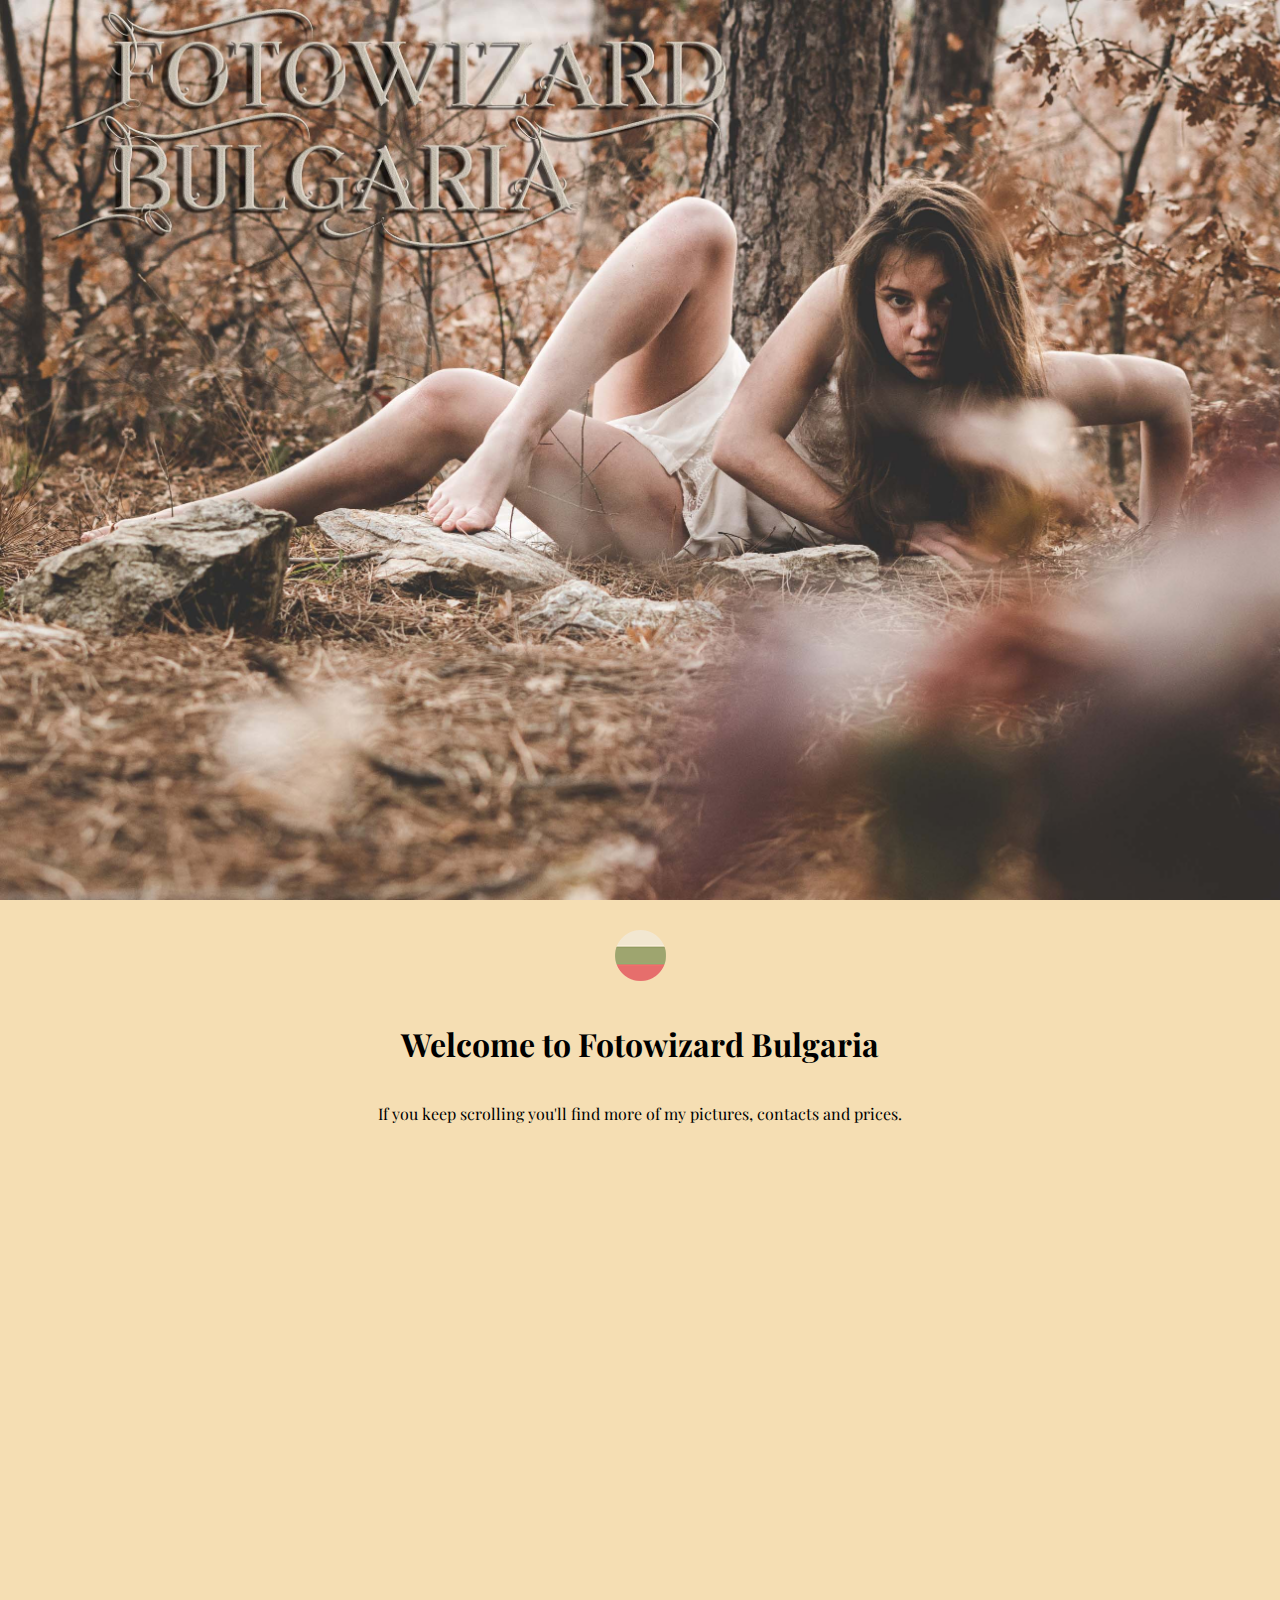
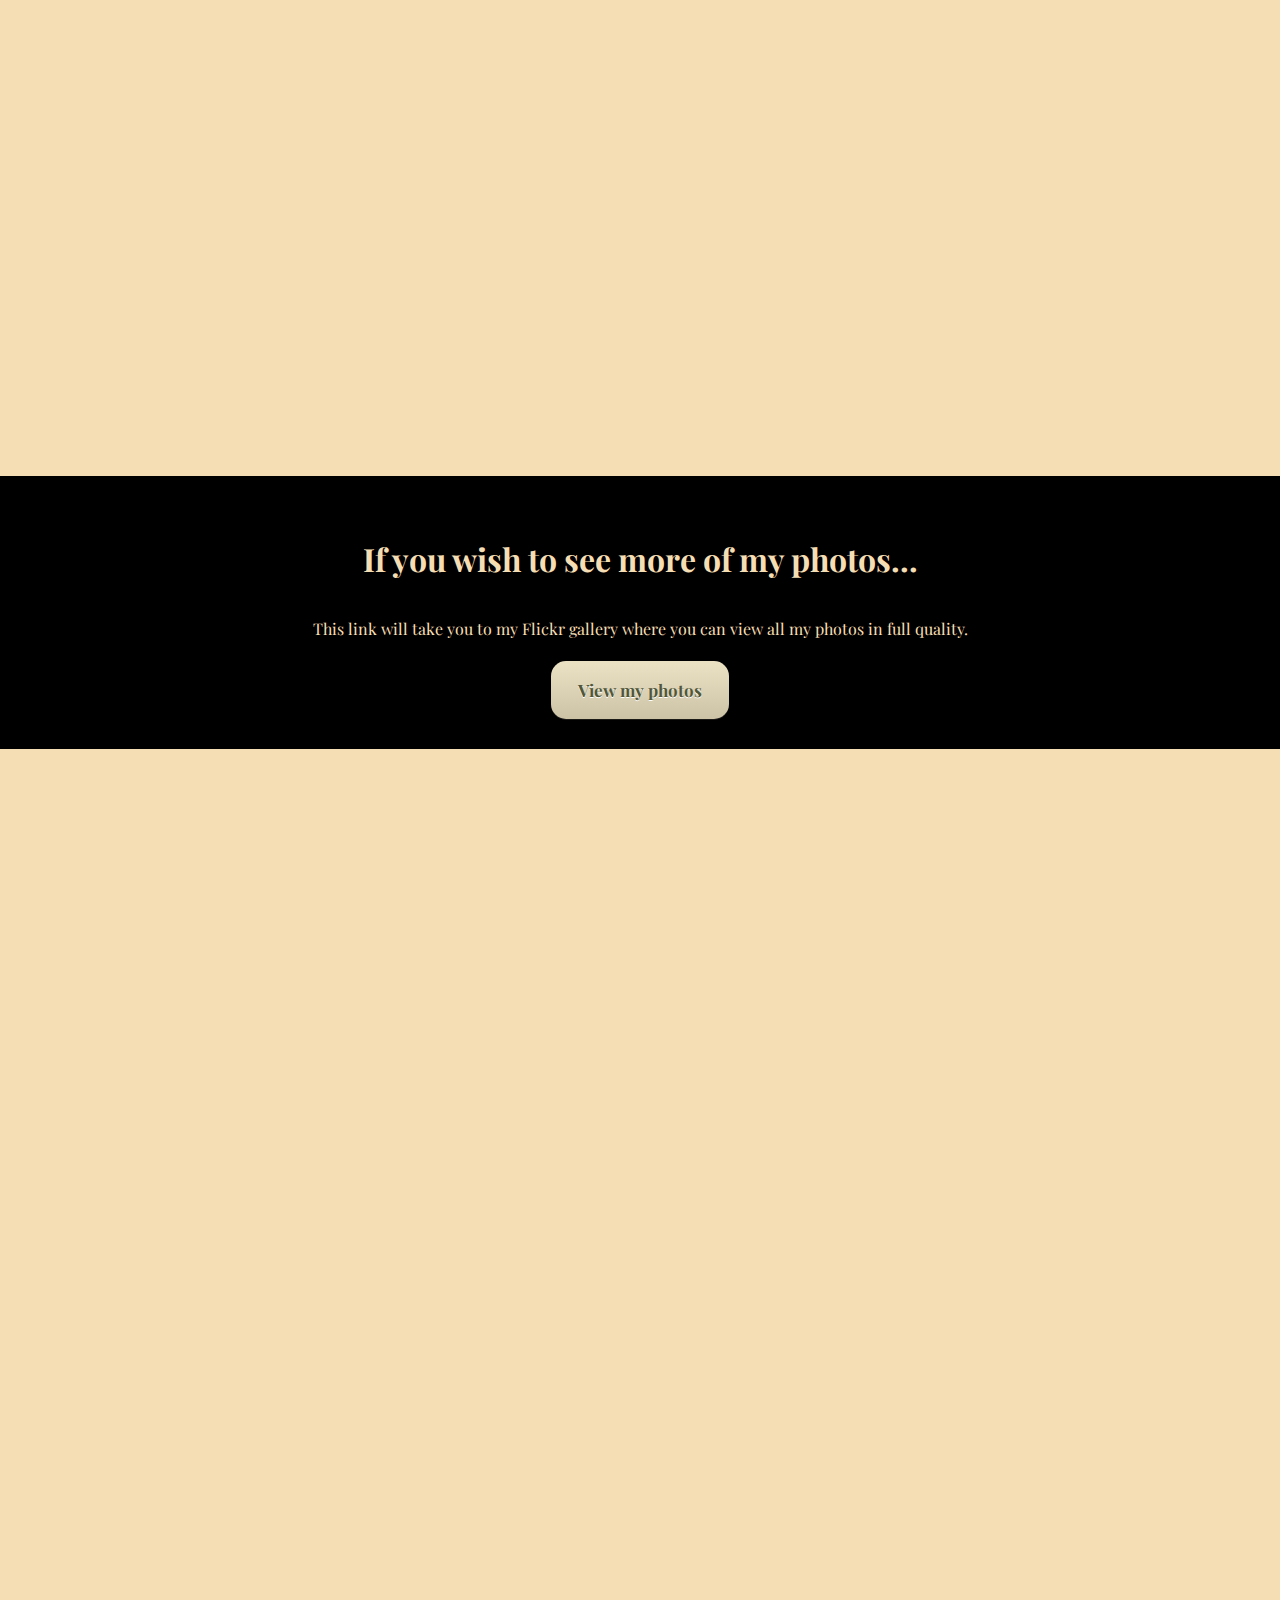
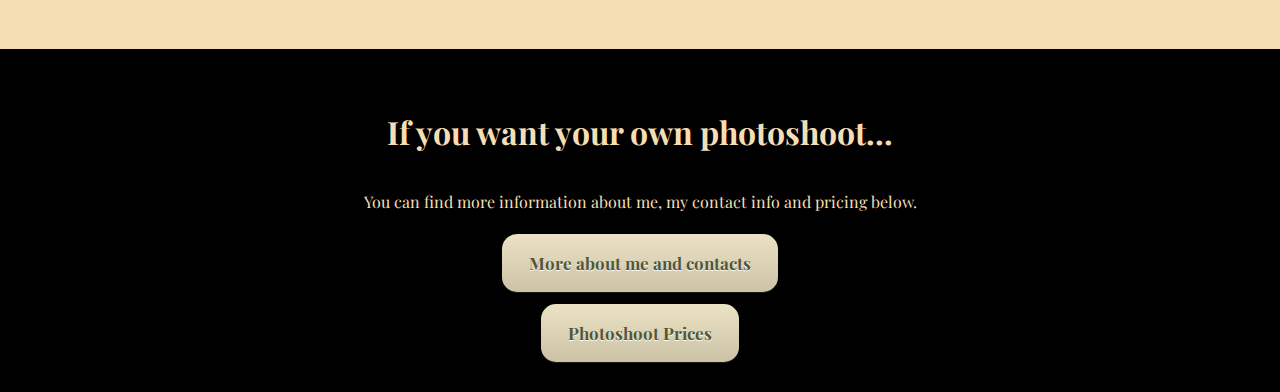
<file: index.html>
<!DOCTYPE html>
<html>
<head>
    <link rel="stylesheet" type="text/css" href="style.css">
    <meta name="viewport" content="width=device-width, initial-scale=1.0">
    <link href="https://fonts.googleapis.com/css?family=Playfair+Display&display=swap" rel="stylesheet">
    <meta property="og:image" content="https://scontent-sof1-1.xx.fbcdn.net/v/t1.0-9/89123393_1556502377848926_4630472604812050432_n.jpg?_nc_cat=104&_nc_sid=110474&_nc_oc=AQmjR6CdgnxZO7HjaiHW9Flas1CRMTM6Ro-Y6i5j_pwfIrQaciMIs0X7lHIIQ8YcbL4&_nc_ht=scontent-sof1-1.xx&oh=3ff3961ca0c0a949a038ba0a77367416&oe=5E928BFF" /> 
<meta name="viewport" content="width=device-width,initial-scale=1" />
<meta name="apple-mobile-web-app-capable" content="yes" />
    <title>Fotowizard Bulgaria</title>
<script language=javascript>
<!--
if ((navigator.userAgent.match(/iPhone/i)) || (navigator.userAgent.match(/iPad/i))) {
   location.replace("ios/index_ios.html");
}
-->
</script>


</head>
<body>
<div class="wrapper">
    <div class="pimg1">
  
</div>


<div class="pimg1-mob">
    <div class="ptext1">
        <span class="border">
          
        </span>
    </div>
</div>


<section class="section-light">
    <a href="indexbg.html"><img src="Images/bulgaria.png" class="icon"></a>
    <h1>Welcome to Fotowizard Bulgaria</h1>
    <p>If you keep scrolling you'll find more of my pictures, contacts and prices.</p>
</section>


<div class="pimg2">
  
</div>


<div class="pimg2-mob">
  
</div>

<section class="section-dark">
    <h1 style="text-align: center;">If you wish to see more of my photos...</h1>
    <p style="text-align: center;">This link will take you to my Flickr gallery where you can view all my photos in full quality.</p>
    <a href="https://www.flickr.com/photos/187323941@N04/albums" class="myButton" target="_blank">View my photos</a>
    

</section>




<div class="pimg3">
 
</div>


<div class="pimg3-mob">
 
</div>


<section class="section-dark">
    <h1>If you want your own photoshoot...</h1>
    <p>You can find more information about me, my contact info and pricing below.
    </br>
    </p>
    <a href="aboutme.html" class="myButton" >More about me and contacts</a>
    </br>
    <a href="prices.html" class="myButton"  style="margin-top:12px;">Photoshoot Prices</a>
</section>

</div>
</body>
</html>
</file>
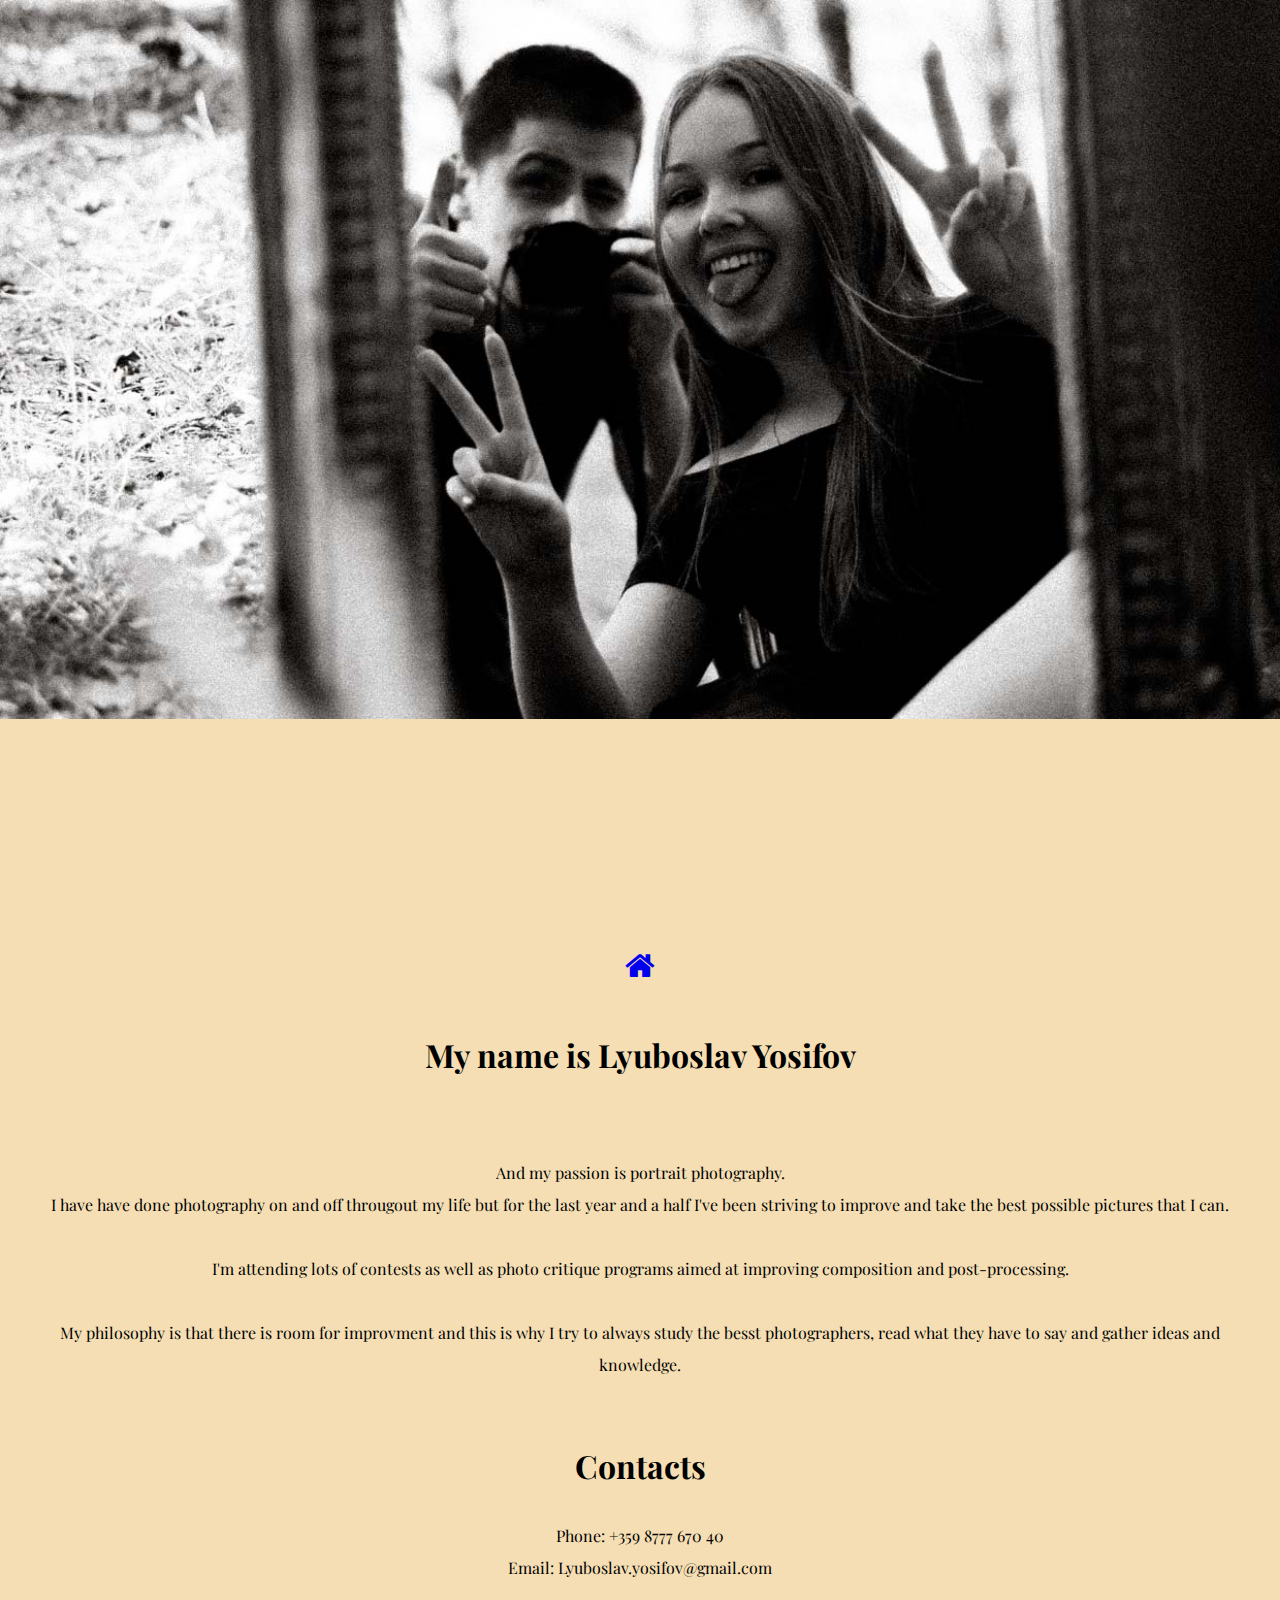
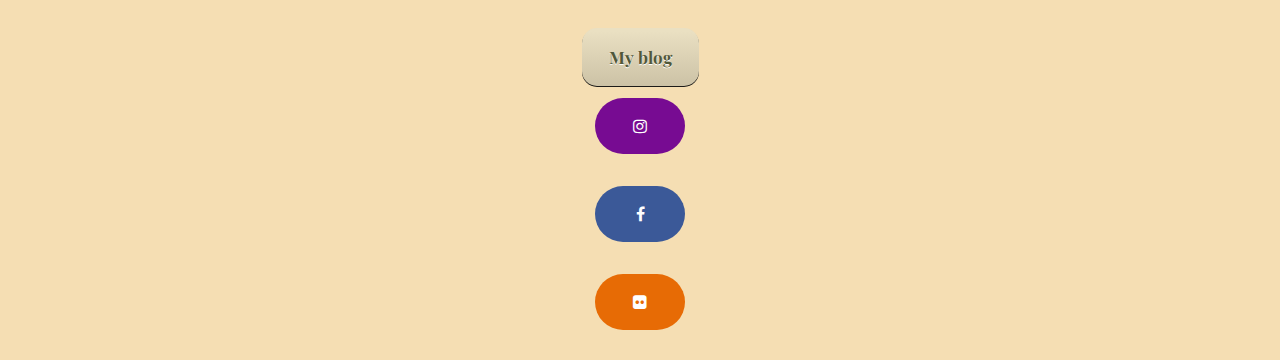
<file: aboutme.html>
<!DOCTYPE html>
<html>
<head>
    <link rel="stylesheet" type="text/css" href="style.css">
    <meta name="viewport" content="width=device-width, initial-scale=1.0">
    <link rel="stylesheet" href="https://cdnjs.cloudflare.com/ajax/libs/font-awesome/4.7.0/css/font-awesome.min.css">
    <link href="https://fonts.googleapis.com/css?family=Playfair+Display&display=swap" rel="stylesheet">
   <meta name="viewport" content="width=device-width; initial-scale=1.0; maximum-scale=1.0; minimum-scale=1.0; user-scalable=0;" />
<meta name="apple-mobile-web-app-capable" content="yes" />
</head>
<body>

    <div class="image1"> 

    </div>

    <div class="image1-mob">
  
  
</div>


<section class="section-light">
    <div class="container">
   <a href="index.html">   <i class="fa fa-home fa-2x" aria-hidden="true"></i></a>  
    </br> 
    <h1>My name is Lyuboslav Yosifov</h1>
    
</br> 
    <p>And my passion is portrait photography.
    </br>
    I have have done photography on and off througout my life but for the last year and a half I've been striving to improve and take the best possible pictures that I can.
</br>
</br>
I'm attending lots of contests as well as photo critique programs aimed at improving composition and post-processing.
</br>
</br>
My philosophy is that there is room for improvment and this is why I try to always study the besst photographers, read what they have to say and gather ideas and knowledge.
</br>
</br>
<h1>Contacts</h1>


Phone: +359 8777 670 40
</br>
Email: Lyuboslav.yosifov@gmail.com
</br>
</br>
<a href="blogpage.html" class="myButton"  style="margin-top:12px; margin-bottom: 12px;">My blog</a> </br>

<a href="https://www.instagram.com/fotowizardbulgaria/" class="fa fa-instagram" target="_blank"></a>
</br>
</br>
<a href="https://www.facebook.com/fotowizardbulgaria/?ref=bookmarks" class="fa fa-facebook" target="_blank"></a>
</br>
</br>
<a href="https://www.flickr.com/photos/187323941@N04/" class="fa fa-flickr" target="_blank"></a>

</div>
</section>



</body>
</html>
</file>
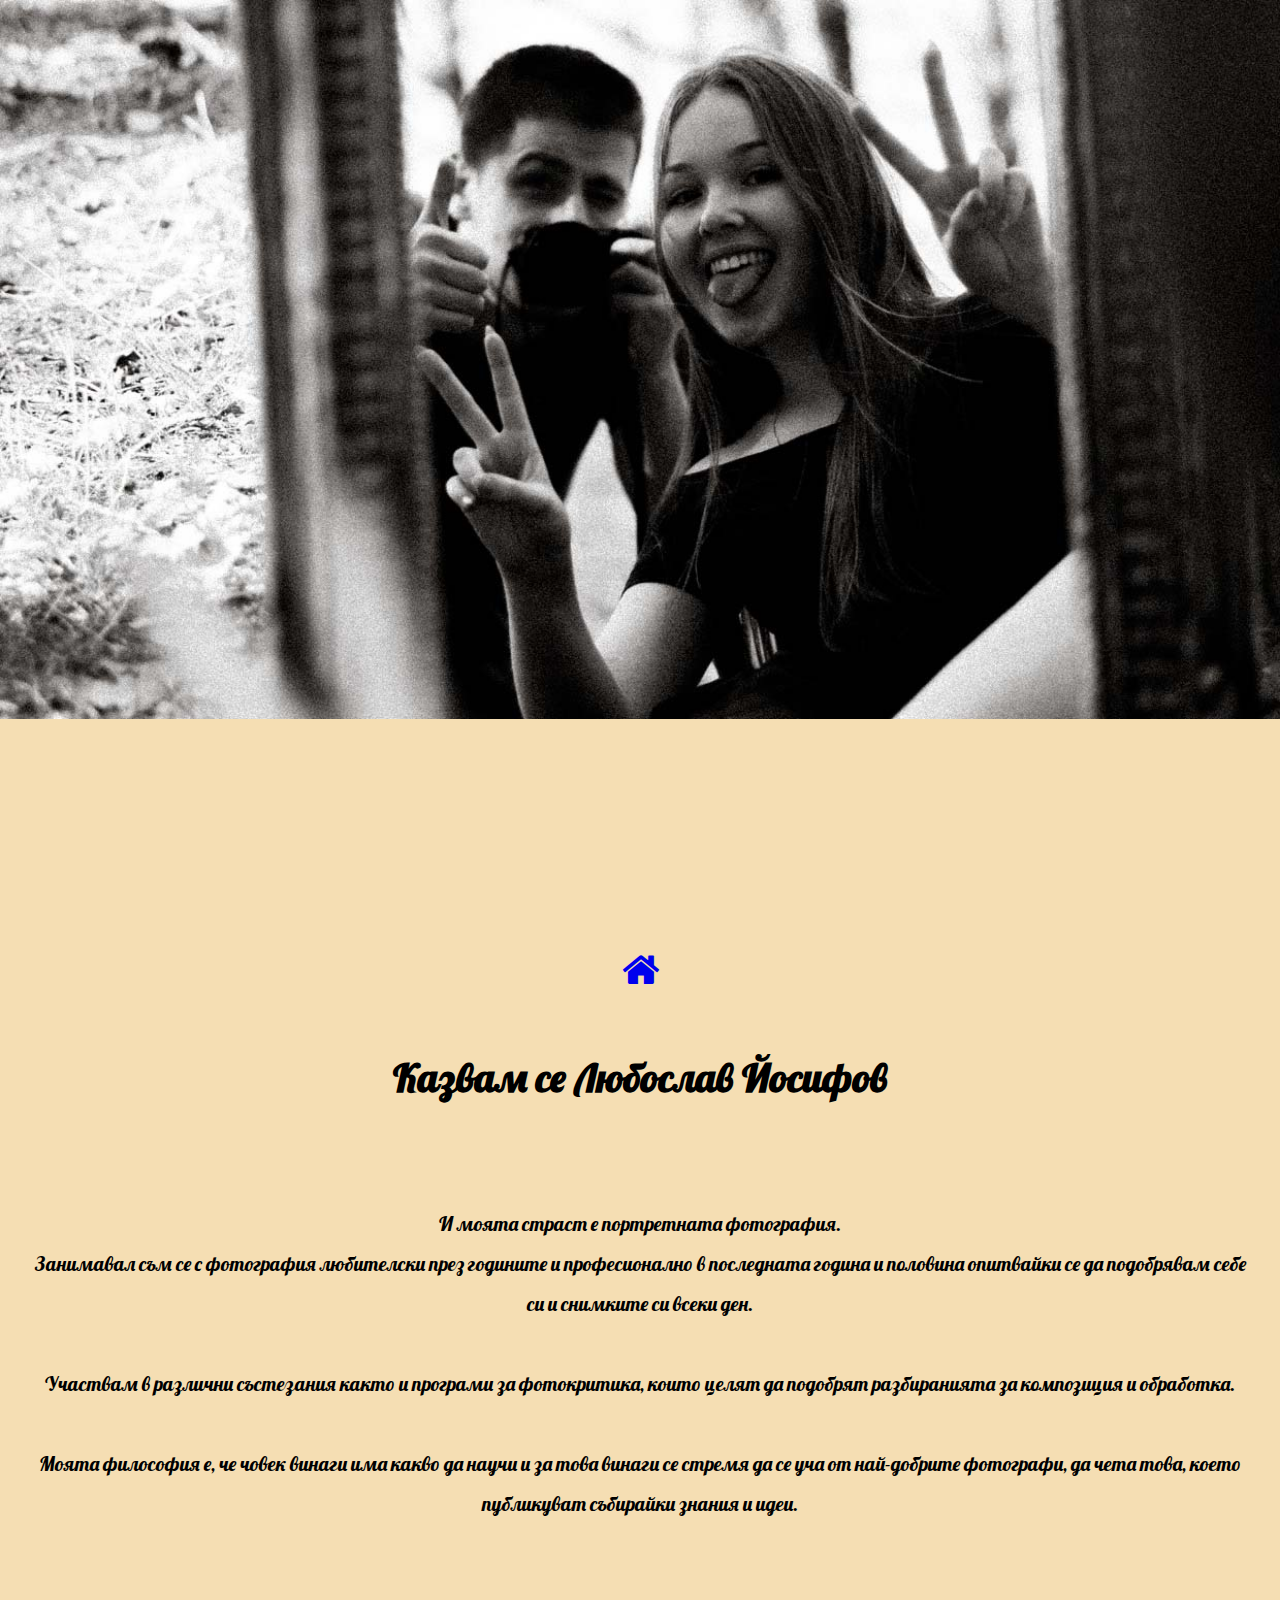
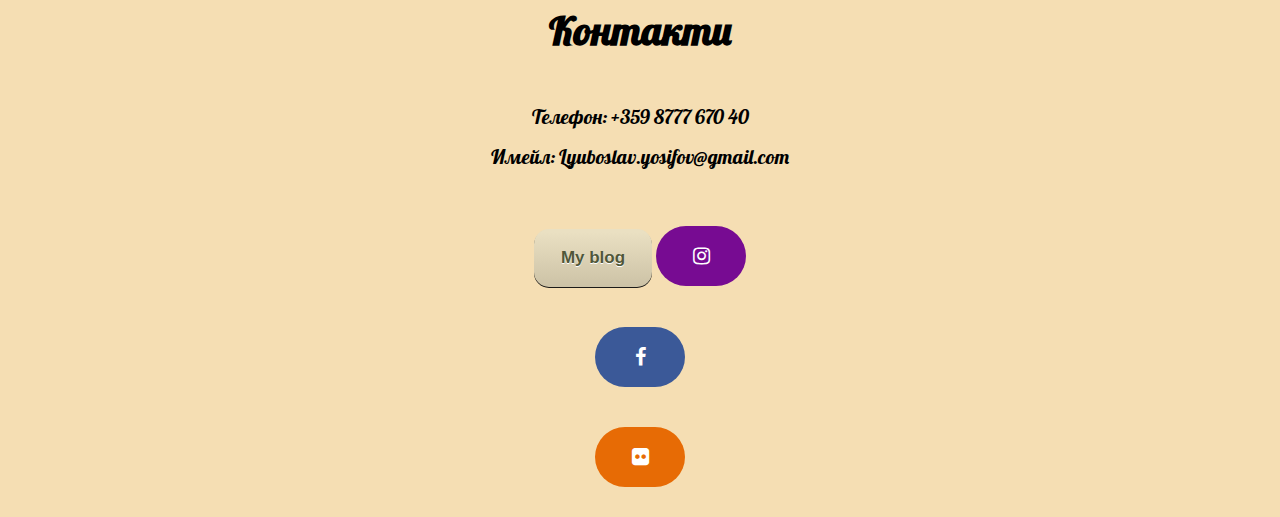
<file: aboutmebg.html>
<!DOCTYPE html>
<html>
<head>
    <link rel="stylesheet" type="text/css" href="style2.css">
    <meta name="viewport" content="width=device-width, initial-scale=1.0">
    <link rel="stylesheet" href="https://cdnjs.cloudflare.com/ajax/libs/font-awesome/4.7.0/css/font-awesome.min.css">
    <link href="https://fonts.googleapis.com/css?family=Lobster&display=swap&subset=cyrillic,cyrillic-ext" rel="stylesheet">
    <meta charset="UTF-8">
    <meta name="viewport" content="width=device-width, initial-scale=1.0, maximum-scale=1.0, minimum-scale=1.0, user-scalable=no, target-densityDpi=device-dpi" />
</head>
<body>

    <div class="image1"> 

    </div>

    <div class="image1-mob">
  
  
</div>


<section class="section-light">
    <div class="container">
   <a href="indexbg.html">   <i class="fa fa-home fa-2x" aria-hidden="true"></i></a>  
    </br> 
    <h1>Казвам се Любослав Йосифов</h1>
    
</br> 
    <p>И моята страст е портретната фотография.
    </br>
    Занимавал съм се с фотография любителски през годините и професионално в последната година и половина опитвайки се да подобрявам себе си и снимките си всеки ден. 
</br>
</br>
Участвам в различни състезания както и програми за фотокритика, които целят да подобрят разбиранията за композиция и обработка.
</br>
</br>
Моята философия е, че човек винаги има какво да научи и за това винаги се стремя да се уча от най-добрите фотографи, да чета това, което публикуват събирайки знания и идеи.
</br>
</br>
<h1>Контакти</h1>


Телефон: +359 8777 670 40
</br>
Имейл: Lyuboslav.yosifov@gmail.com
</br>
</br>
<a href="blogpage.html" class="myButton"  style="margin-top:12px;">My blog</a>

<a href="https://www.instagram.com/fotowizardbulgaria/" class="fa fa-instagram" target="_blank"></a>
</br>
</br>
<a href="https://www.facebook.com/fotowizardbulgaria/?ref=bookmarks" class="fa fa-facebook" target="_blank"></a>
</br>
</br>
<a href="https://www.flickr.com/photos/187323941@N04/" class="fa fa-flickr" target="_blank"></a>

</div>
</section>



</body>
</html>
</file>
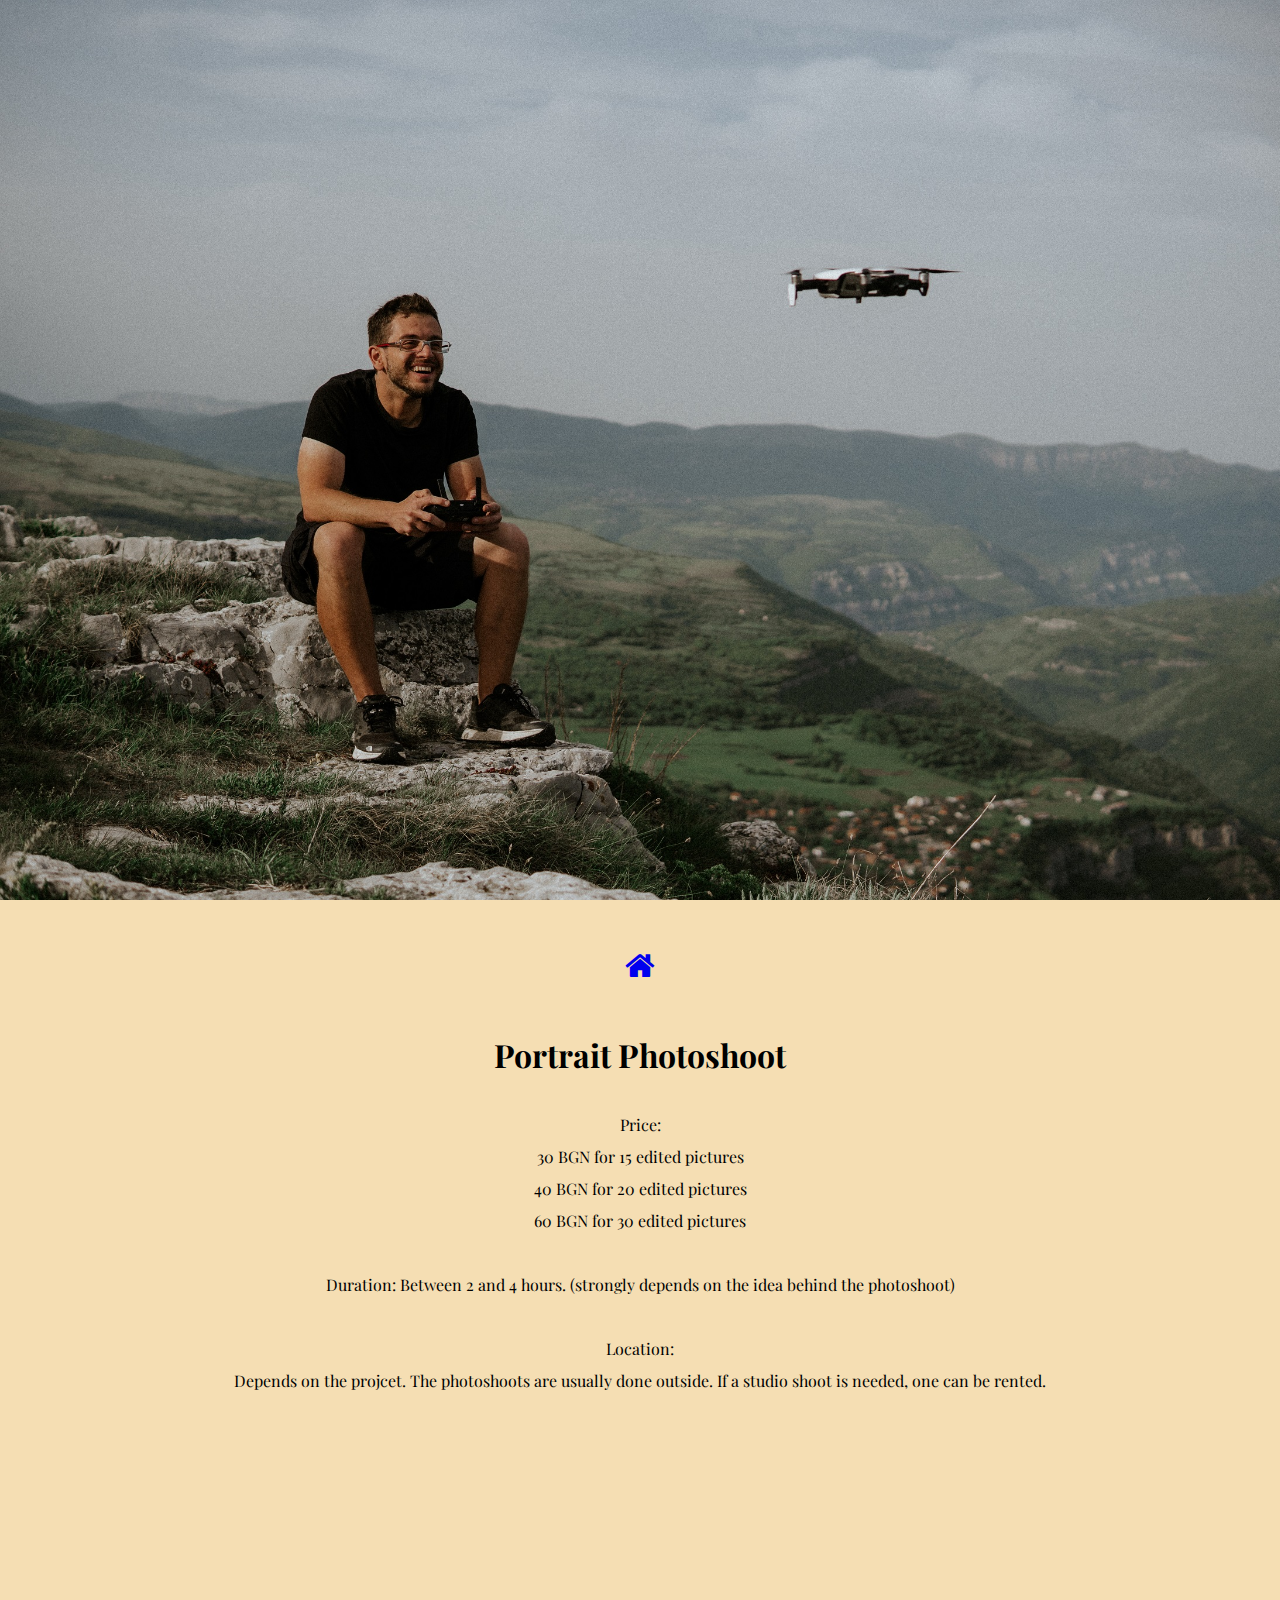
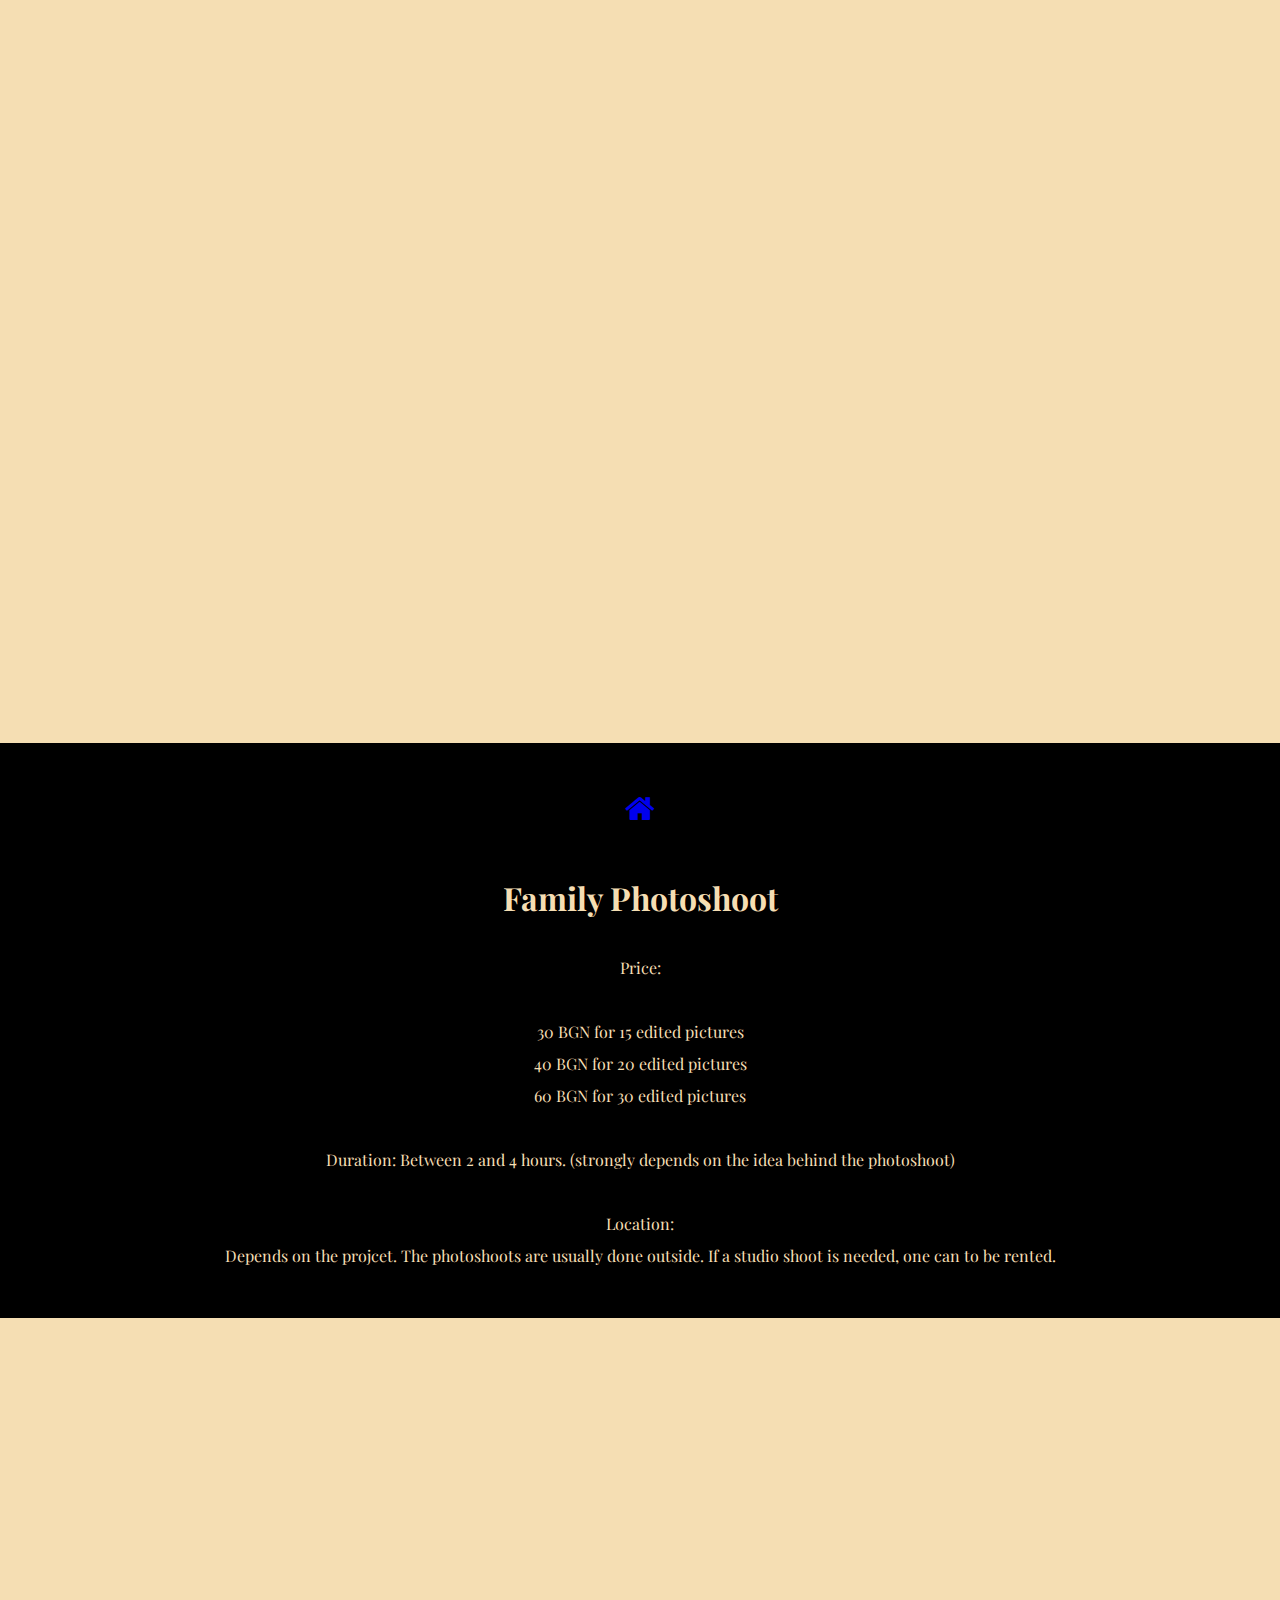
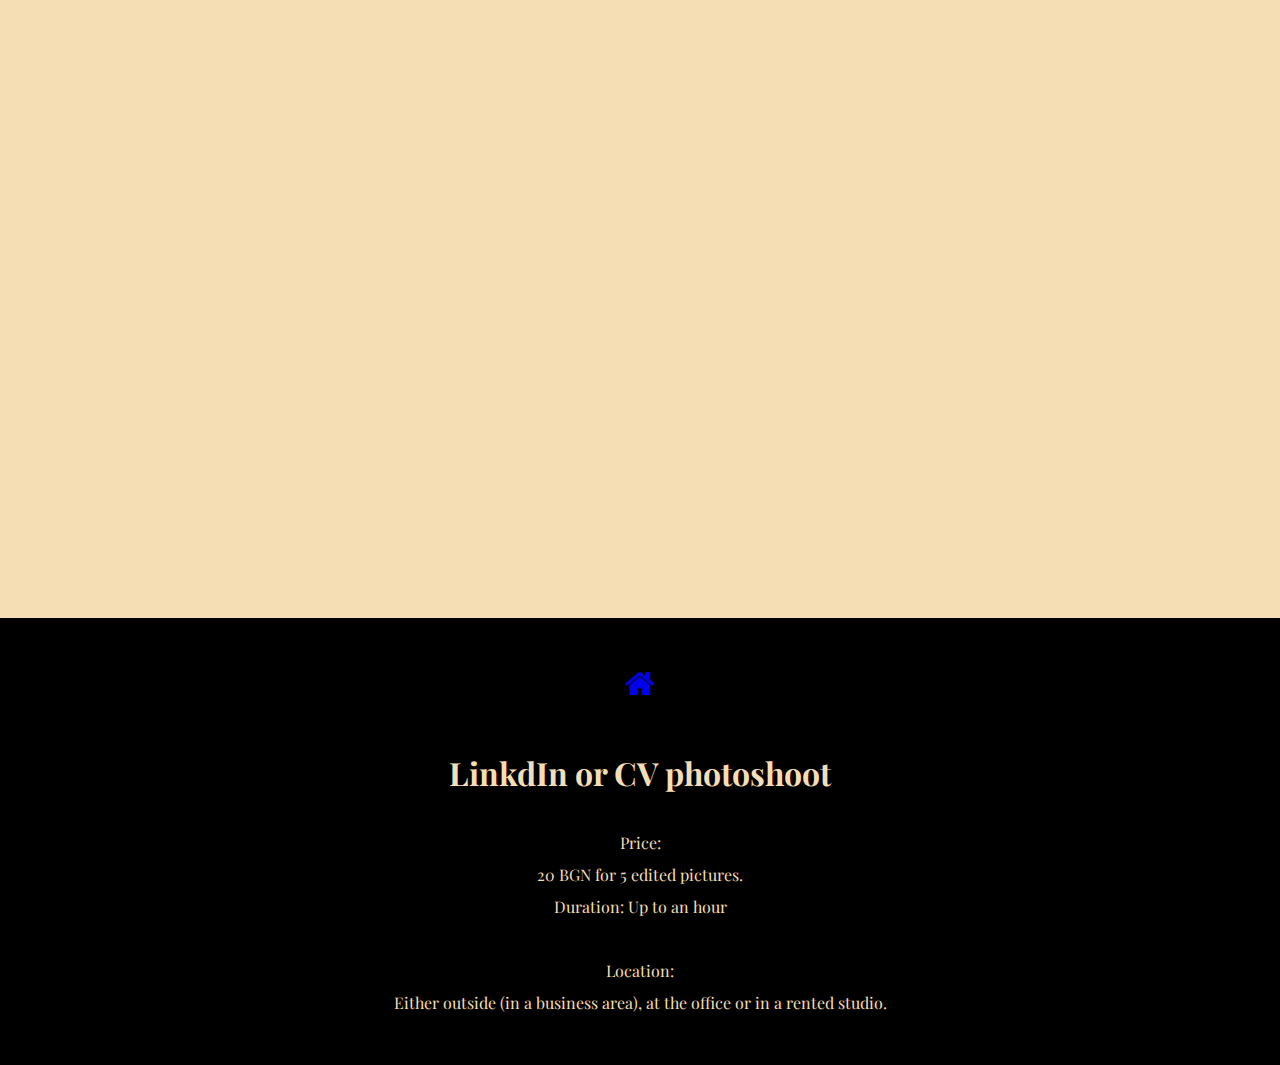
<file: prices.html>
<!DOCTYPE html>
<html>
<head>
    <link rel="stylesheet" type="text/css" href="style3.css">
    <meta name="viewport" content="width=device-width, initial-scale=1.0">
    <link href="https://fonts.googleapis.com/css?family=Playfair+Display&display=swap" rel="stylesheet">
    <link rel="stylesheet" href="https://cdnjs.cloudflare.com/ajax/libs/font-awesome/4.7.0/css/font-awesome.min.css">
    <meta name="viewport" content="width=device-width, initial-scale=1.0, maximum-scale=1.0, minimum-scale=1.0, user-scalable=no, target-densityDpi=device-dpi" />
</head>
<body>

    <div class="pimg1">
  
</div>

<div class="pimg1-mob">
    <div class="ptext1">
        <span class="border">
          
        </div>
    </div>
</div>

<section class="section-light">
  <a href="index.html">   <i class="fa fa-home fa-2x" aria-hidden="true"></i></a>  
    <h1>Portrait Photoshoot</h1>
    <p>
      Price:
    </br>
      30 BGN for 15 edited pictures
    </br>
      40 BGN for 20 edited pictures
    </br>
      60 BGN for 30 edited pictures
    </br>
  </br>
      Duration: Between 2 and 4 hours. (strongly depends on the idea behind the photoshoot)
    </br> </br>
      Location: </br>
      Depends on the projcet. The photoshoots are usually done outside. If a studio shoot is needed, one can be rented.</p>
</section>


<div class="pimg2">
  
</div>


<div class="pimg2-mob">
  
</div>

<section class="section-dark">
  <a href="index.html">   <i class="fa fa-home fa-2x" aria-hidden="true"></i></a>  
    <h1 style="text-align: center;">Family Photoshoot</h1>
    <p style="text-align: center;">
      Price:</br>
    </br>
      30 BGN for 15 edited pictures
    </br>
      40 BGN for 20 edited pictures
    </br>
      60 BGN for 30 edited pictures
    </br></br>
      
      Duration: Between 2 and 4 hours. (strongly depends on the idea behind the photoshoot)</br>
    </br>
      Location:</br>
      Depends on the projcet. The photoshoots are usually done outside. If a studio shoot is needed, one can to be rented.</p>

</section>




<div class="pimg3">
 
</div>


<div class="pimg3-mob">
 
</div>


<section class="section-dark">
  <a href="index.html">   <i class="fa fa-home fa-2x" aria-hidden="true"></i></a>  
    <h1>LinkdIn or CV photoshoot</h1>
    <p>
Price:
</br>
20 BGN for 5 edited pictures.
</br>
Duration: Up to an hour
</br></br>
Location:</br>
Either outside (in a business area), at the office or in a rented studio.
    </p>
</section>


</body>
</html>
</file>
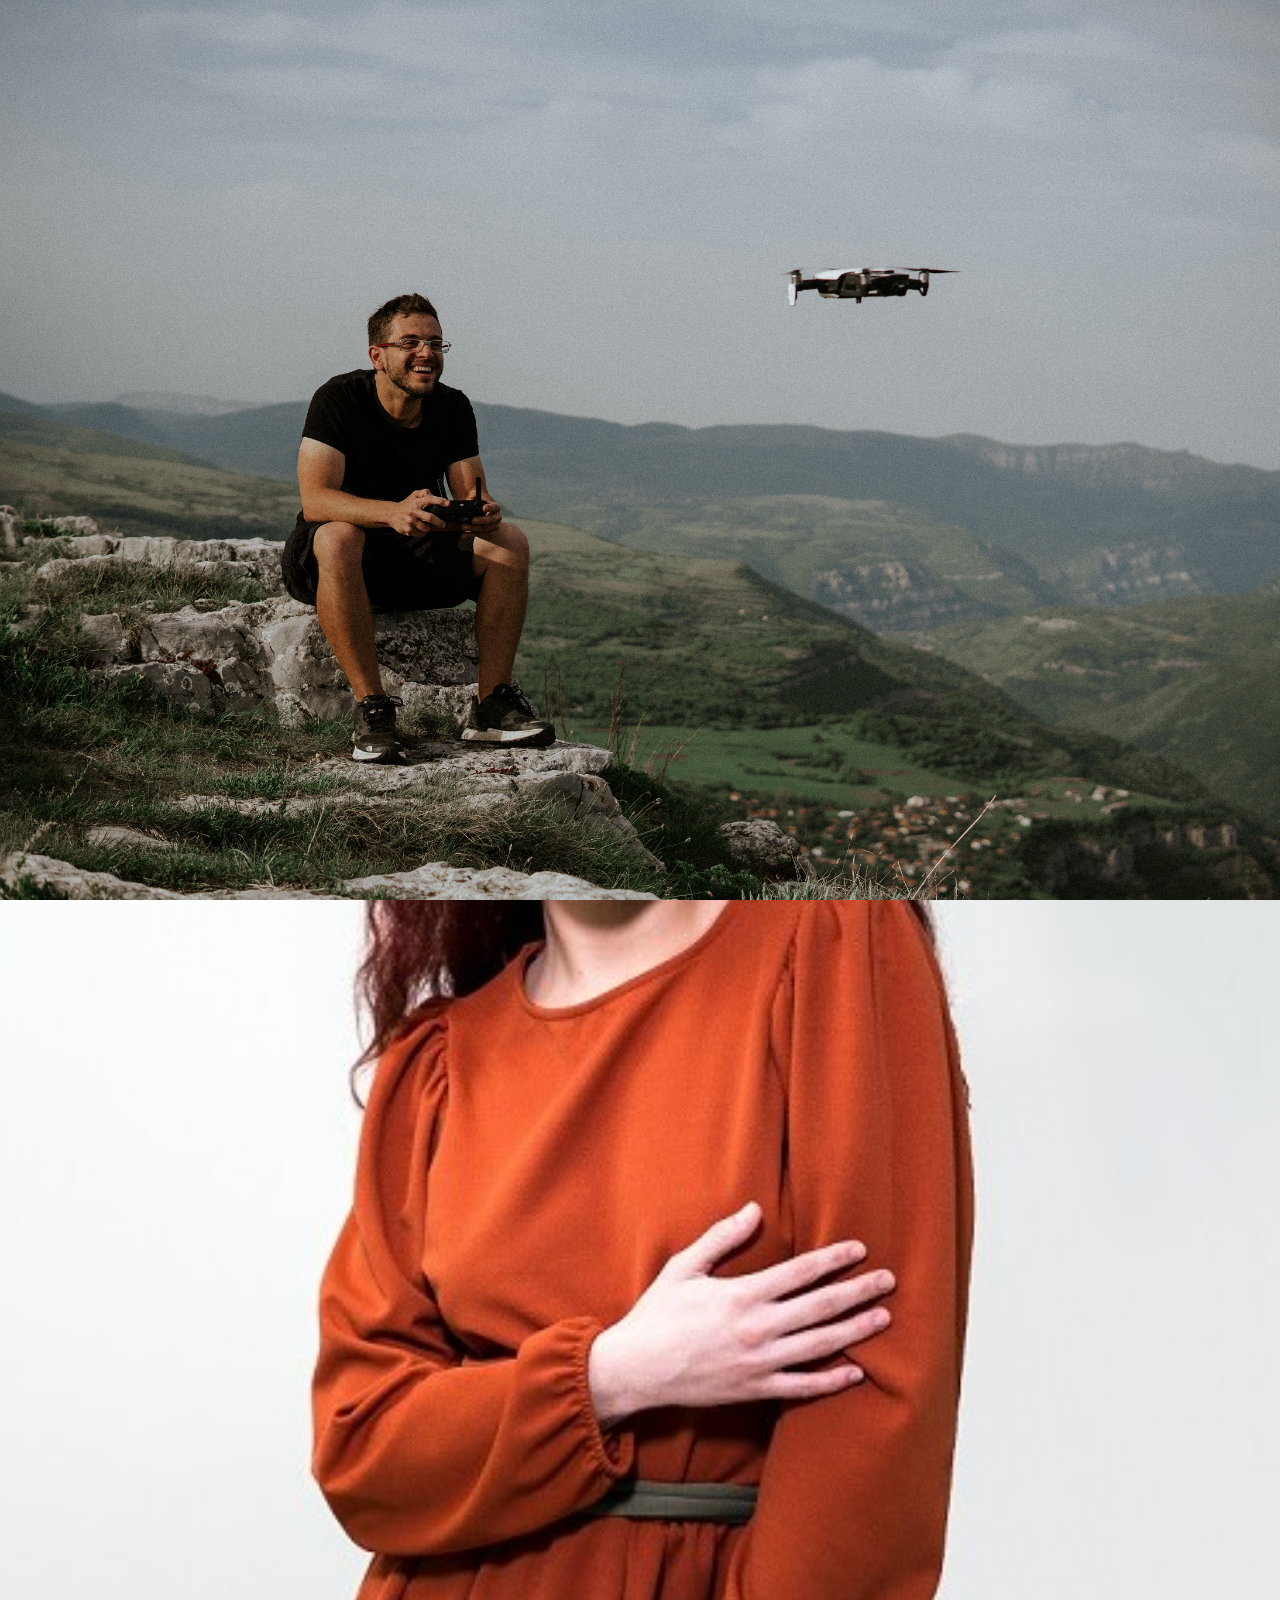
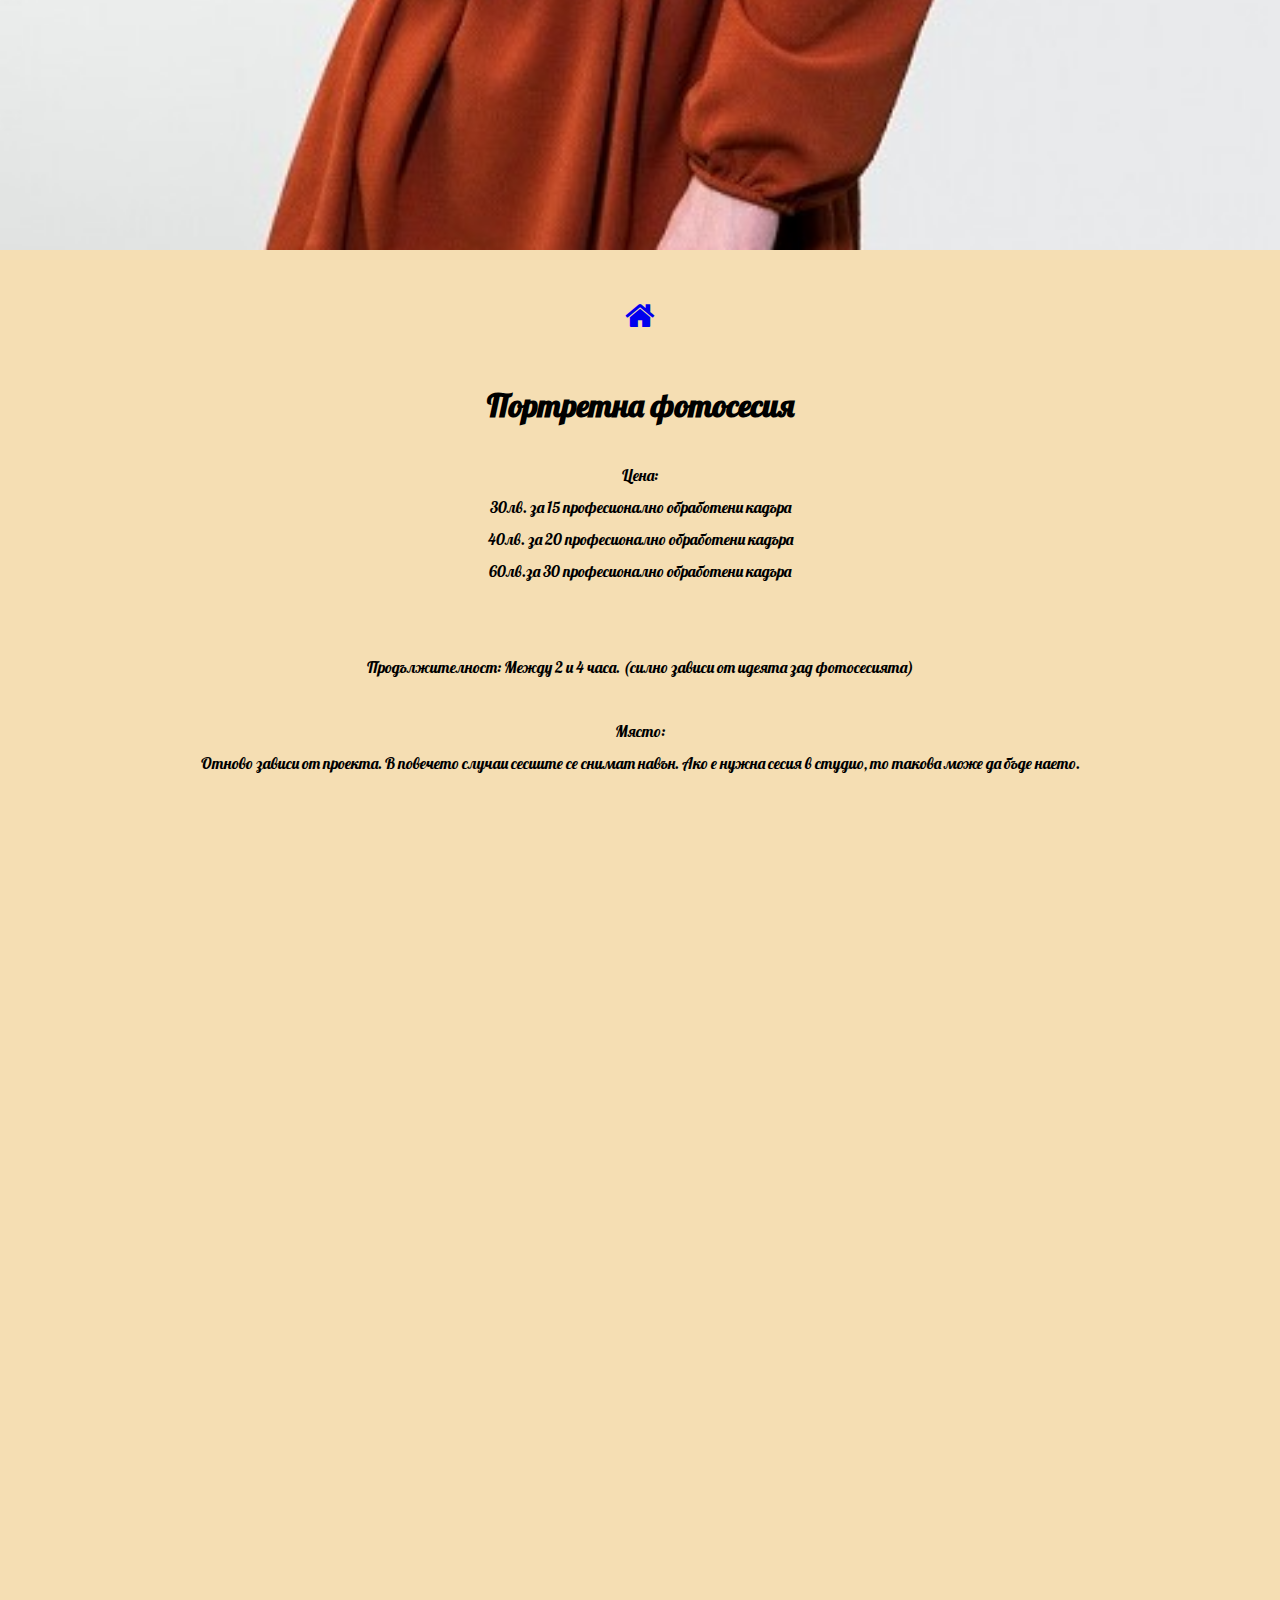
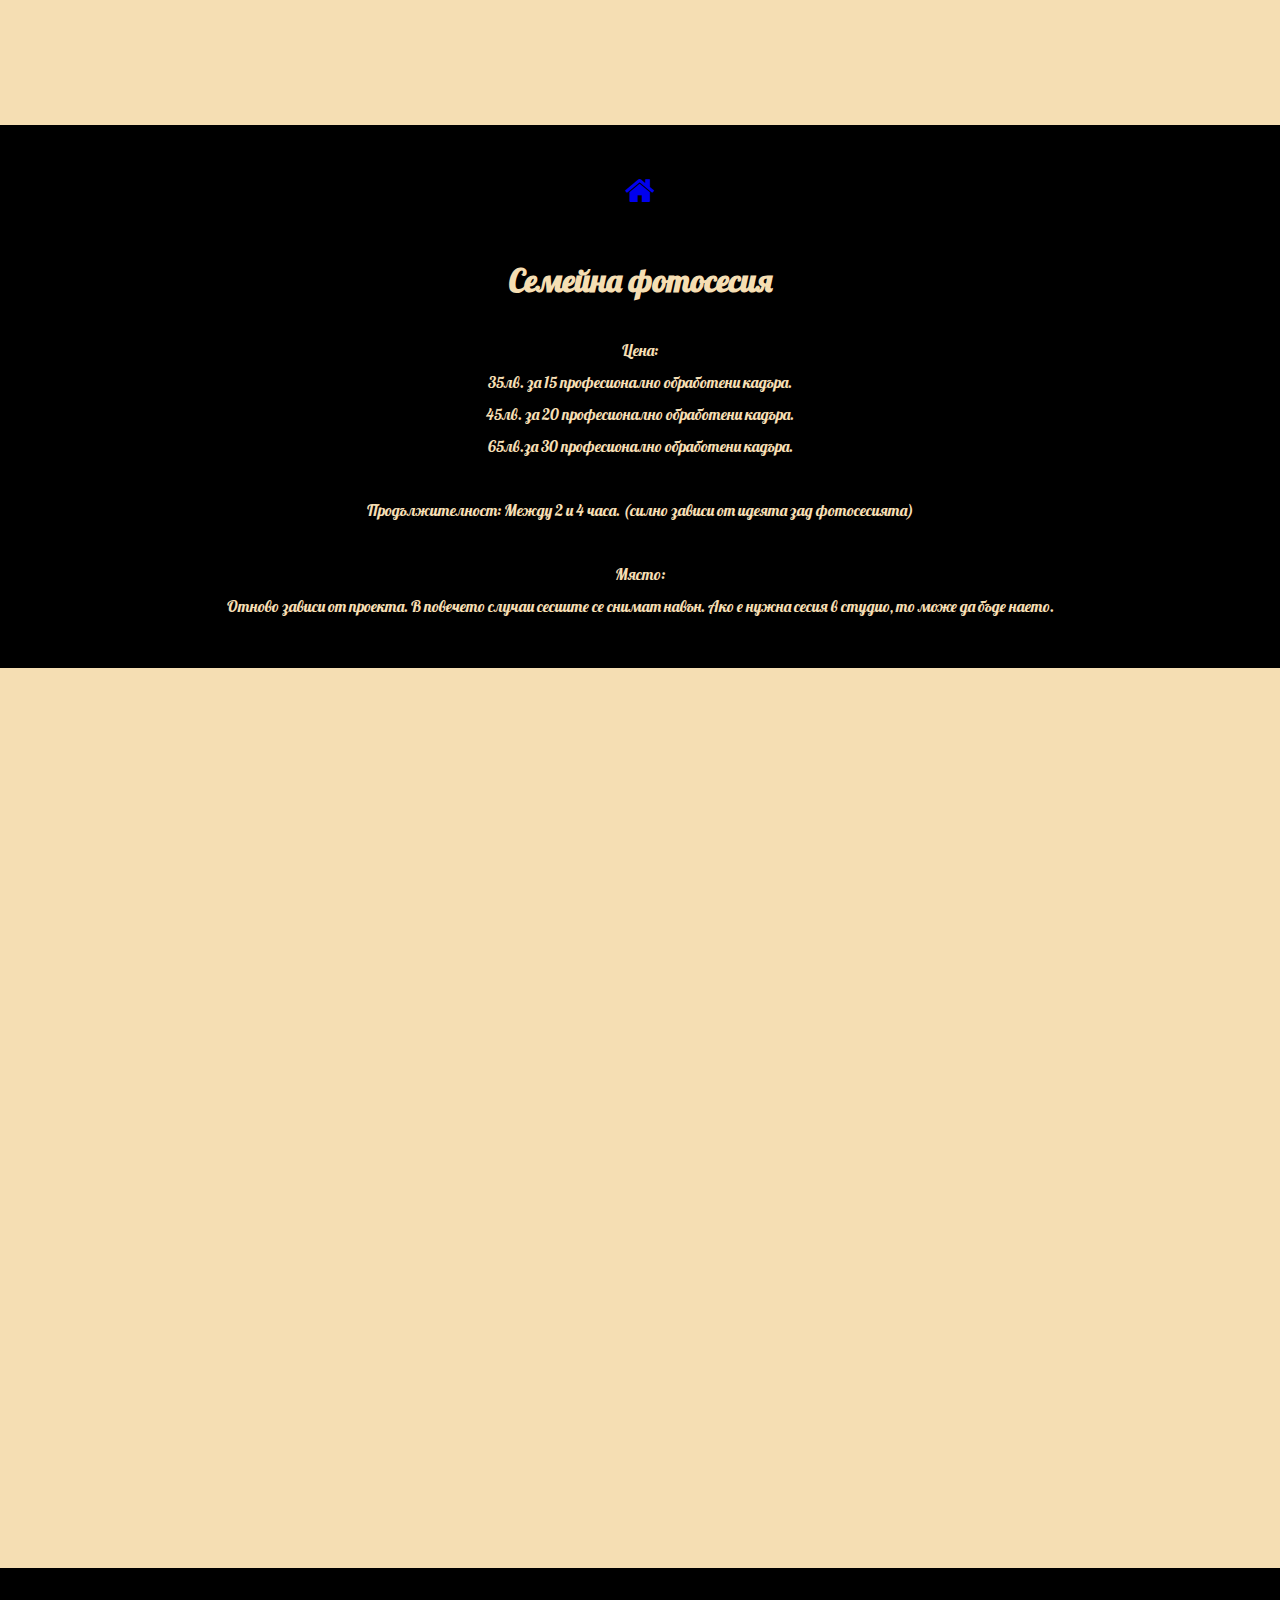
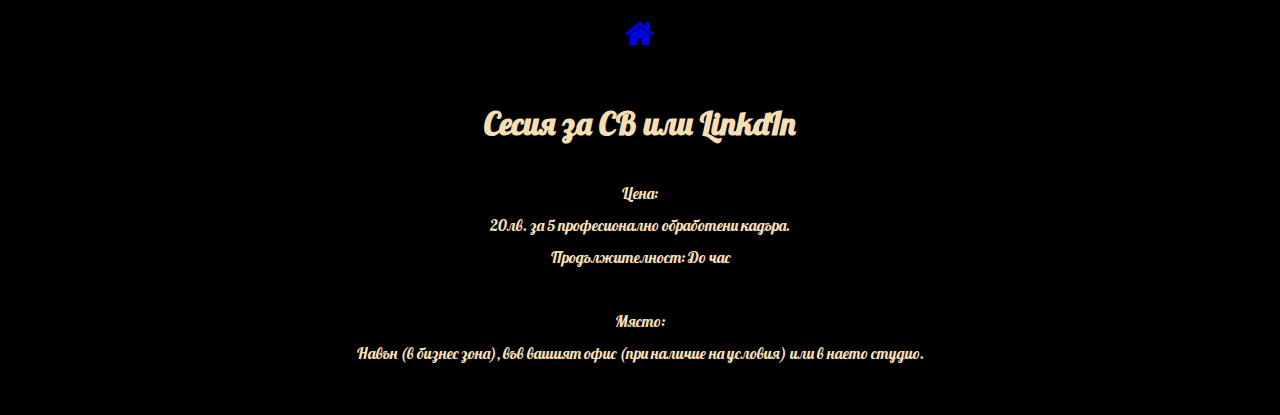
<file: pricesbg.html>
<!DOCTYPE html>
<html>
<head>
    <link rel="stylesheet" type="text/css" href="style4.css">
    <meta name="viewport" content="width=device-width, initial-scale=1.0">
    <link href="https://fonts.googleapis.com/css?family=Playfair+Display&display=swap" rel="stylesheet">
    <link href="https://fonts.googleapis.com/css?family=Lobster&display=swap" rel="stylesheet">
    <link rel="stylesheet" href="https://cdnjs.cloudflare.com/ajax/libs/font-awesome/4.7.0/css/font-awesome.min.css">
    <meta name="viewport" content="width=device-width, initial-scale=1.0, maximum-scale=1.0, minimum-scale=1.0, user-scalable=no, target-densityDpi=device-dpi" />
    <meta charset="UTF-8">
</head>
<body>

    <div class="pimg1">
  
</div>

<div class="pimg1-mob">
    <div class="ptext1">
        <span class="border">
          
        </div>
    </div>
</div>


<section class="section-light">
  <a href="indexbg.html">   <i class="fa fa-home fa-2x" aria-hidden="true"></i></a>  
    <h1>Портретна фотосесия</h1>
    <p>
      Цена:
    </br>
      30лв. за 15 професионално обработени кадъра   </br>
      40лв. за 20 професионално обработени кадъра   </br>
      60лв.за 30 професионално обработени кадъра   </br>
    </br>   </br>
      Продължителност: Между 2 и 4 часа. (силно зависи от идеята зад фотосесията)   </br>   </br>
      
      Място:   </br>
      Отново зависи от проекта. В повечето случаи сесиите се снимат навън. Ако е нужна сесия в студио, то такова може да бъде наето.
</section>


<div class="pimg2">
  
</div>


<div class="pimg2-mob">
  
</div>

<section class="section-dark">
  <a href="indexbg.html">   <i class="fa fa-home fa-2x" aria-hidden="true"></i></a>  
    <h1 style="text-align: center;"> Семейна фотосесия</h1>
    <p style="text-align: center;">
      Цена:</br>
      
      35лв. за 15 професионално обработени кадъра.</br>
      45лв. за 20 професионално обработени кадъра.</br>
      65лв.за 30 професионално обработени кадъра.</br>
    </br>
      Продължителност: Между 2 и 4 часа. (силно зависи от идеята зад фотосесията)</br></br>
  
      Място:</br>
      Отново зависи от проекта. В повечето случаи сесиите се снимат навън. Ако е нужна сесия в студио, то може да бъде наето.

</section>




<div class="pimg3">
 
</div>


<div class="pimg3-mob">
 
</div>


<section class="section-dark">
  <a href="indexbg.html">   <i class="fa fa-home fa-2x" aria-hidden="true"></i></a>  
  <h1>Сесия за СВ или LinkdIn</h1>
    <p>

      Цена:</br>
      
      20лв. за 5 професионално обработени кадъра.</br>
      
      Продължителност: До час</br></br>
      
      Място:</br>
      Навън (в бизнес зона), във вашият офис (при наличие на условия) или в наето студио.
    </p>
</section>


</body>
</html>
</file>
<file: style.css>
body, html{
  	width: 100%;
	height: 100%;
    margin:0;
    font-size:16px;
    font-weight: 400;
    line-height: 2;
    font-family: 'Playfair Display', serif;
    color: blanchedalmond;
    background-color: wheat;
}

.wrapper{
    	width: 100%;
	height: 100%;
}

.pimg1{
    background-image: url(Images/adriana_forest_floor_49640209218_o.jpg);
    height: 100%;
    margin: 0;
    padding: 0;
    width: 100%;
    background-size:100%;
    background-repeat: no-repeat;
}


.pimg1-mob{
    background-image: url(Images/adriana_forest_cold_4_49639392058_o.jpg);
    height: 100%;
    padding: 0;
    padding-bottom: 50px;
    background-size:100%;
    background-repeat: no-repeat;
    
}


@media  (max-width:800px){
    .pimg1{
        display: none;
    }
   
}

@media screen and (min-device-width: 800px) and (orientation:portrait) {
    .pimg1-mob{
        display:block;
    }
} 

@media (min-width: 799px){
    .pimg1-mob{
        display: none;
    }
   
}


.pimg2{
    background-image: url(Images/yulia_bedr_cold_49640642761_o.jpg);
    height: 100%;
    margin: 0;
    padding: 0;
    background-size:100%;
    background-repeat: no-repeat;
}

.pimg2-mob{
    background-image: url(Images/dochev_city_2_49635897138_o.jpg);
    height: 100%;
    margin: 0;
    padding: 0;
    background-size:100%;
    background-repeat: no-repeat;
}

@media  (max-width:800px){
    .pimg2{
        display: none;
    }
   
}

@media (min-width: 799px){
    .pimg2-mob{
        display: none;
    }
   
}



.pimg3{
    background-image: url(Images/adriana_forest_dance_49639905258_o.jpg);
    height: 100%;
    margin: 0;
    padding: 0;
    background-size:100%;
    background-repeat: no-repeat;
}

.pimg3-mob{
    background-image: url(Images/yulia_case_cold_49640660372_o.jpg);
    height: 100%;
    margin: 0;
    padding: 0;
    background-repeat: no-repeat;
}

@media  (max-width:800px){
    .pimg3{
        display: none;
    }
   
}

@media (min-width: 799px){
    .pimg3-mob{
        display: none;
    }
   
}

.pimg1, .pimg1-mob, .pimg2, .pimg2-mob, .pimg3, .pimg3-mob {
    background-attachment: fixed;
    background-size: cover;
}



.section-light{
    background-color: wheat;
    color: black;
    margin:0;
    padding:30px;
}

.section-dark{
    color:wheat;
    background-color: black;
    margin:0;
    padding:30px;
    text-align: center;
}

.section-light{
    text-align: center;
    opacity: 100%;
}

.ptext {
    float: right;
    padding-top:3%;
    font-size: 200%;
    padding-right: 5%;
}

.ptext .border {
    background-color: #111;
    color: white;
    border-radius: 25px;
    padding: 20px;
    opacity: 60%;
}


.ptext2 {
    float: left;
    padding-top:3%;
    font-size: 200%;
    padding-left: 5%;
}

.ptext2 .border {
    background-color: #111;
    color: white;
    border-radius: 25px;
    padding: 20px;
    opacity: 60%;
}

.myButton {
	box-shadow: 0px 1px 0px 0px #1c1b18;
	background:linear-gradient(to bottom, #eae0c2 5%, #ccc2a6 100%);
	background-color:#eae0c2;
	border-radius:15px;
	display:inline-block;
	cursor:pointer;
	color:#505739;
	font-family: 'Playfair Display', serif;
	font-size:17px;
	font-weight:bold;
	padding:12px 27px;
	text-decoration:none;
	text-shadow:0px 1px 0px #ffffff;
}
.myButton:hover {
	background:linear-gradient(to bottom, #ccc2a6 5%, #eae0c2 100%);
	background-color:#ccc2a6;
}
.myButton:active {
	position:relative;
	top:1px;
}

.image1{
    background-image: url(Images/profil2_49637383427_o.jpg);
    height: 100%;
    margin: 0;
    padding: 0;
    width: 100%;
    background-size:100%;
    background-repeat: no-repeat;
    background-attachment: fixed;
    background-size: 100%;

}

.image1-mob{
    background-image: url(Images/profil_49637376057_o.jpg);
    height: 100%;
    margin: 0;
    padding: 0;
    width: 100%;
    background-size:100%;
    background-repeat: no-repeat;
    background-attachment: fixed;
    background-size: 100%;
}


@media  (max-width:800px){
    .image1{
        display: none;
    }
   
}

@media (min-width: 799px){
    .image1-mob{
        display: none;
    }
}


/* Style all font awesome icons */
.fa {
    padding: 20px;
    font-size: 30px;
    width: 50px;
    text-align: center;
    text-decoration: none;
    border-radius: 50px;
  }
  
  /* Add a hover effect if you want */
  .fa:hover {
    opacity: 0.7;
    -webkit-transform: scale(1.3);
    -ms-transform: scale(1.3);
    transform: scale(1.3);
  }
  
  /* Set a specific color for each brand */
  
  /* Facebook */
  .fa-facebook {
    background: #3B5998;
    color: white;
  }
  
  .fa-instagram {
    background: rgb(119, 11, 146);
    color: white;
  }

      .fa-flickr {
    background: rgb(231, 107, 5);
    color: white;
  }
  
  .icon{
      opacity: 50%;
  }
  .icon:hover{
  opacity: 100%;
  width: 55px;
  height: 55px;
}
</file>
<file: style2.css>
body, html{
    height:100%;
    margin:0;
    font-size:20px;
    font-weight: 400;
    line-height: 2;
    font-family: 'Lobster', cursive;
    color: blanchedalmond;
    background-color: wheat;
}


.pimg1{
    background-image: url(Images/adriana_forest_floor_49640209218_o.jpg);
    height: 100%;
    margin: 0;
    padding: 0;
    width: 100%;
    background-size:100%;
    background-repeat: no-repeat;
}

.pimg1-mob{
    background-image: url(Images/adriana_forest_cold_4_49639392058_o.jpg);
    height: 100%;
    padding: 0;
    padding-bottom: 50px;
    background-size:100%;
    background-repeat: no-repeat;
    position: -webkit-sticky;
}

@media  (max-width:800px){
    .pimg1{
        display: none;
    }
   
   
   
}

@media screen and (min-device-width: 800px) and (orientation:portrait) {
    .pimg1-mob{
        display:block;
    }
} 


@media (min-width: 799px){
    .pimg1-mob{
        display: none;
    }
   
}


.pimg2{
    background-image: url(Images/yulia_bedr_cold_49640642761_o.jpg);
    height: 100%;
    margin: 0;
    padding: 0;
    background-size:100%;
    background-repeat: no-repeat;
}

.pimg2-mob{
    background-image: url(Images/dochev_city_2_49635897138_o.jpg);
    height: 100%;
    margin: 0;
    padding: 0;
    background-size:100%;
    background-repeat: no-repeat;
}

@media  (max-width:800px){
    .pimg2{
        display: none;
    }
   
}

@media (min-width: 799px){
    .pimg2-mob{
        display: none;
    }
   
}



.pimg3{
    background-image: url(Images/adriana_forest_dance_49639905258_o.jpg);
    height: 100%;
    margin: 0;
    padding: 0;
    background-size:100%;
    background-repeat: no-repeat;
}

.pimg3-mob{
    background-image: url(Images/yulia_case_cold_49640660372_o.jpg);
    height: 100%;
    margin: 0;
    padding: 0;
    background-repeat: no-repeat;
}

@media  (max-width:800px){
    .pimg3{
        display: none;
    }
   
}

@media (min-width: 799px){
    .pimg3-mob{
        display: none;
    }
   
}

.pimg1, .pimg1-mob, .pimg2, .pimg2-mob, .pimg3, .pimg3-mob {
       background-attachment: fixed;
    background-size: cover;
}



.section-light{
    background-color: wheat;
    color: black;
    margin:0;
    padding:30px;
}

.section-dark{
    color:wheat;
    background-color: black;
    margin:0;
    padding:30px;
    text-align: center;
}

.section-light{
    text-align: center;
    opacity: 100%;
}

.ptext {
    float: right;
    padding-top:3%;
    font-size: 200%;
    padding-right: 5%;
}

.ptext .border {
    background-color: #111;
    color: white;
    border-radius: 25px;
    padding: 20px;
    opacity: 60%;
}


.ptext2 {
    float: left;
    padding-top:3%;
    font-size: 200%;
    padding-left: 5%;
}

.ptext2 .border {
    background-color: #111;
    color: white;
    border-radius: 25px;
    padding: 20px;
    opacity: 60%;
}

.myButton {
	box-shadow: 0px 1px 0px 0px #1c1b18;
	background:linear-gradient(to bottom, #eae0c2 5%, #ccc2a6 100%);
	background-color:#eae0c2;
	border-radius:15px;
	display:inline-block;
	cursor:pointer;
	color:#505739;
    font-family: 'Ruda', sans-serif;
	font-size:17px;
	font-weight:bold;
	padding:12px 27px;
	text-decoration:none;
	text-shadow:0px 1px 0px #ffffff;
}
.myButton:hover {
	background:linear-gradient(to bottom, #ccc2a6 5%, #eae0c2 100%);
	background-color:#ccc2a6;
}
.myButton:active {
	position:relative;
	top:1px;
}

.image1{
    background-image: url(Images/profil2_49637383427_o.jpg);
    height: 100%;
    margin: 0;
    padding: 0;
    width: 100%;
    background-size:100%;
    background-repeat: no-repeat;
    background-attachment: fixed;
    background-size: 100%;

}

.image1-mob{
    background-image: url(Images/profil_49637376057_o.jpg);
    height: 100%;
    margin: 0;
    padding: 0;
    width: 100%;
    background-size:100%;
    background-repeat: no-repeat;
    background-attachment: fixed;
    background-size: 100%;
}


@media  (max-width:800px){
    .image1{
        display: none;
    }
   
}

@media (min-width: 799px){
    .image1-mob{
        display: none;
    }
}


/* Style all font awesome icons */
.fa {
    padding: 20px;
    font-size: 30px;
    width: 50px;
    text-align: center;
    text-decoration: none;
    border-radius: 50px;
  }
  
  /* Add a hover effect if you want */
  .fa:hover {
    opacity: 0.7;
    -webkit-transform: scale(1.3);
    -ms-transform: scale(1.3);
    transform: scale(1.3);
  }
  
  /* Set a specific color for each brand */
  
  /* Facebook */
  .fa-facebook {
    background: #3B5998;
    color: white;
  }
  
  .fa-instagram {
    background: rgb(119, 11, 146);
    color: white;
  }

      .fa-flickr {
    background: rgb(231, 107, 5);
    color: white;
  }
  
  .icon{
    opacity: 50%;
}
.icon:hover{
opacity: 100%;
width: 55px;
height: 55px;
}
</file>
<file: style3.css>
body, html{
    height:100%;
    margin:0;
    font-size:16px;
    font-weight: 400;
    line-height: 2;
    font-family: 'Playfair Display', serif;
    color: blanchedalmond;
    background-color: wheat;
}


.pimg1{
    background-image: url(Images/Adriana_sunset_2.jpg);
    height: 100%;
    margin: 0;
    padding: 0;
    width: 100%;
    background-size:100%;
    background-repeat: no-repeat;
}

.pimg1-mob{
    background-image: url(Images/adriana_golden_hour_1_49640080013_o.jpg);
    height: 100%;
    padding: 0;
    padding-bottom: 50px;
    background-size:100%;
    background-repeat: no-repeat;
}

@media  (max-width:800px){
    .pimg1{
        display: none;
    }
   
}

@media screen and (min-device-width: 800px) and (orientation:portrait) {
    .pimg1-mob{
        display:block;
    }
} 


@media (min-width: 799px){
    .pimg1-mob{
        display: none;
    }
   
}


.pimg2{
    background-image: url(Images/family.jpg);
    height: 100%;
    margin: 0;
    padding: 0;
    background-size:100%;
    background-repeat: no-repeat;
}

.pimg2-mob{
    background-image: url(Images/family-mob.jpg);
    height: 100%;
    margin: 0;
    padding: 0;
    background-size:100%;
    background-repeat: no-repeat;
}

@media  (max-width:800px){
    .pimg2{
        display: none;
    }
   
}

@media (min-width: 799px){
    .pimg2-mob{
        display: none;
    }
   
}



.pimg3{
    background-image: url(Images/Dayan_Proff_1.jpg);
    height: 100%;
    margin: 0;
    padding: 0;
    background-size:100%;
    background-repeat: no-repeat;
}

.pimg3-mob{
    background-image: url(Images/dayan_mob.jpg);
    height: 100%;
    margin: 0;
    padding: 0;
    background-repeat: no-repeat;
}

@media  (max-width:800px){
    .pimg3{
        display: none;
    }
   
}

@media (min-width: 799px){
    .pimg3-mob{
        display: none;
    }
   
}

.pimg1, .pimg1-mob, .pimg2, .pimg2-mob, .pimg3, .pimg3-mob {
    background-attachment: fixed;
    background-size: cover;
}



.section-light{
    background-color: wheat;
    color: black;
    margin:0;
    padding:30px;
}

.section-dark{
    color:wheat;
    background-color: black;
    margin:0;
    padding:30px;
    text-align: center;
}

.section-light{
    text-align: center;
    opacity: 100%;
}

.ptext {
    float: right;
    padding-top:3%;
    font-size: 200%;
    padding-right: 5%;
}

.ptext .border {
    background-color: #111;
    color: white;
    border-radius: 25px;
    padding: 20px;
    opacity: 60%;
}


.ptext2 {
    float: left;
    padding-top:3%;
    font-size: 200%;
    padding-left: 5%;
}

.ptext2 .border {
    background-color: #111;
    color: white;
    border-radius: 25px;
    padding: 20px;
    opacity: 60%;
}

.myButton {
	box-shadow: 0px 1px 0px 0px #1c1b18;
	background:linear-gradient(to bottom, #eae0c2 5%, #ccc2a6 100%);
	background-color:#eae0c2;
	border-radius:15px;
	display:inline-block;
	cursor:pointer;
	color:#505739;
	font-family: 'Playfair Display', serif;
	font-size:17px;
	font-weight:bold;
	padding:3px 15px;
	text-decoration:none;
	text-shadow:0px 1px 0px #ffffff;
}
.myButton:hover {
	background:linear-gradient(to bottom, #ccc2a6 5%, #eae0c2 100%);
	background-color:#ccc2a6;
}
.myButton:active {
	position:relative;
	top:1px;
}

.image1{
    background-image: url(Images/profil2_49637383427_o.jpg);
    height: 100%;
    margin: 0;
    padding: 0;
    width: 100%;
    background-size:100%;
    background-repeat: no-repeat;
    background-attachment: fixed;
    background-size: 100%;

}

.image1-mob{
    background-image: url(Images/profil_49637376057_o.jpg);
    height: 100%;
    margin: 0;
    padding: 0;
    width: 100%;
    background-size:100%;
    background-repeat: no-repeat;
    background-attachment: fixed;
    background-size: 100%;
}


@media  (max-width:800px){
    .image1{
        display: none;
    }
   
}

@media (min-width: 799px){
    .image1-mob{
        display: none;
    }
}


/* Style all font awesome icons */
.fa {
    padding: 20px;
    font-size: 30px;
    width: 50px;
    text-align: center;
    text-decoration: none;
    border-radius: 50px;
  }
</file>
<file: style4.css>
body, html{
    height:100%;
    margin:0;
    font-size:16px;
    font-weight: 400;
    line-height: 2;
    font-family: 'Lobster', cursive;
    color: blanchedalmond;
    background-color: wheat;
}


.pimg1{
    background-image: url(Images/Adriana_sunset_2.jpg);
    height: 100%;
    margin: 0;
    padding: 0;
    width: 100%;
    background-size:100%;
    background-repeat: no-repeat;
}

.pimg1-mob{
    background-image: url(Images/adriana_golden_hour_1_49640080013_o.jpg);
    height: 100%;
    padding: 0;
    padding-bottom: 50px;
    background-size:100%;
    background-repeat: no-repeat;
}

@media  (max-width:800px){
    .pimg1{
        display: none;
    }
   
}

@media screen and (min-device-width: 800px) and (orientation:portrait) {
    .pimg1-mob{
        display:block;
    }
} 



.pimg2{
    background-image: url(Images/family.jpg);
    height: 100%;
    margin: 0;
    padding: 0;
    background-size:100%;
    background-repeat: no-repeat;
}

.pimg2-mob{
    background-image: url(Images/family-mob.jpg);
    height: 100%;
    margin: 0;
    padding: 0;
    background-size:100%;
    background-repeat: no-repeat;
}

@media  (max-width:800px){
    .pimg2{
        display: none;
    }
   
}

@media (min-width: 799px){
    .pimg2-mob{
        display: none;
    }
   
}



.pimg3{
    background-image: url(Images/Dayan_Proff_1.jpg);
    height: 100%;
    margin: 0;
    padding: 0;
    background-size:100%;
    background-repeat: no-repeat;
}

.pimg3-mob{
    background-image: url(Images/dayan_mob.jpg);
    height: 100%;
    margin: 0;
    padding: 0;
    background-repeat: no-repeat;
}

@media  (max-width:800px){
    .pimg3{
        display: none;
    }
   
}

@media (min-width: 799px){
    .pimg3-mob{
        display: none;
    }
   
}

.pimg1, .pimg1-mob, .pimg2, .pimg2-mob, .pimg3, .pimg3-mob {
    background-attachment: fixed;
    background-size: cover;
}



.section-light{
    background-color: wheat;
    color: black;
    margin:0;
    padding:30px;
}

.section-dark{
    color:wheat;
    background-color: black;
    margin:0;
    padding:30px;
    text-align: center;
}

.section-light{
    text-align: center;
    opacity: 100%;
}

.ptext {
    float: right;
    padding-top:3%;
    font-size: 200%;
    padding-right: 5%;
}

.ptext .border {
    background-color: #111;
    color: white;
    border-radius: 25px;
    padding: 20px;
    opacity: 60%;
}


.ptext2 {
    float: left;
    padding-top:3%;
    font-size: 200%;
    padding-left: 5%;
}

.ptext2 .border {
    background-color: #111;
    color: white;
    border-radius: 25px;
    padding: 20px;
    opacity: 60%;
}

.myButton {
	box-shadow: 0px 1px 0px 0px #1c1b18;
	background:linear-gradient(to bottom, #eae0c2 5%, #ccc2a6 100%);
	background-color:#eae0c2;
	border-radius:15px;
	display:inline-block;
	cursor:pointer;
	color:#505739;
	font-family: 'Playfair Display', serif;
	font-size:17px;
	font-weight:bold;
	padding:12px 27px;
	text-decoration:none;
	text-shadow:0px 1px 0px #ffffff;
}
.myButton:hover {
	background:linear-gradient(to bottom, #ccc2a6 5%, #eae0c2 100%);
	background-color:#ccc2a6;
}
.myButton:active {
	position:relative;
	top:1px;
}

.image1{
    background-image: url(Images/profil2_49637383427_o.jpg);
    height: 100%;
    margin: 0;
    padding: 0;
    width: 100%;
    background-size:100%;
    background-repeat: no-repeat;
    background-attachment: fixed;
    background-size: 100%;

}

.image1-mob{
    background-image: url(Images/profil_49637376057_o.jpg);
    height: 100%;
    margin: 0;
    padding: 0;
    width: 100%;
    background-size:100%;
    background-repeat: no-repeat;
    background-attachment: fixed;
    background-size: 100%;
}


@media  (max-width:800px){
    .image1{
        display: none;
    }
   
}

@media (min-width: 799px){
    .image1-mob{
        display: none;
    }
}


/* Style all font awesome icons */
.fa {
    padding: 20px;
    font-size: 30px;
    width: 50px;
    text-align: center;
    text-decoration: none;
    border-radius: 50px;
  }
  
  /* Add a hover effect if you want */
  .fa:hover {
    opacity: 0.7;
    -webkit-transform: scale(1.3);
    -ms-transform: scale(1.3);
    transform: scale(1.3);
  }
</file>
